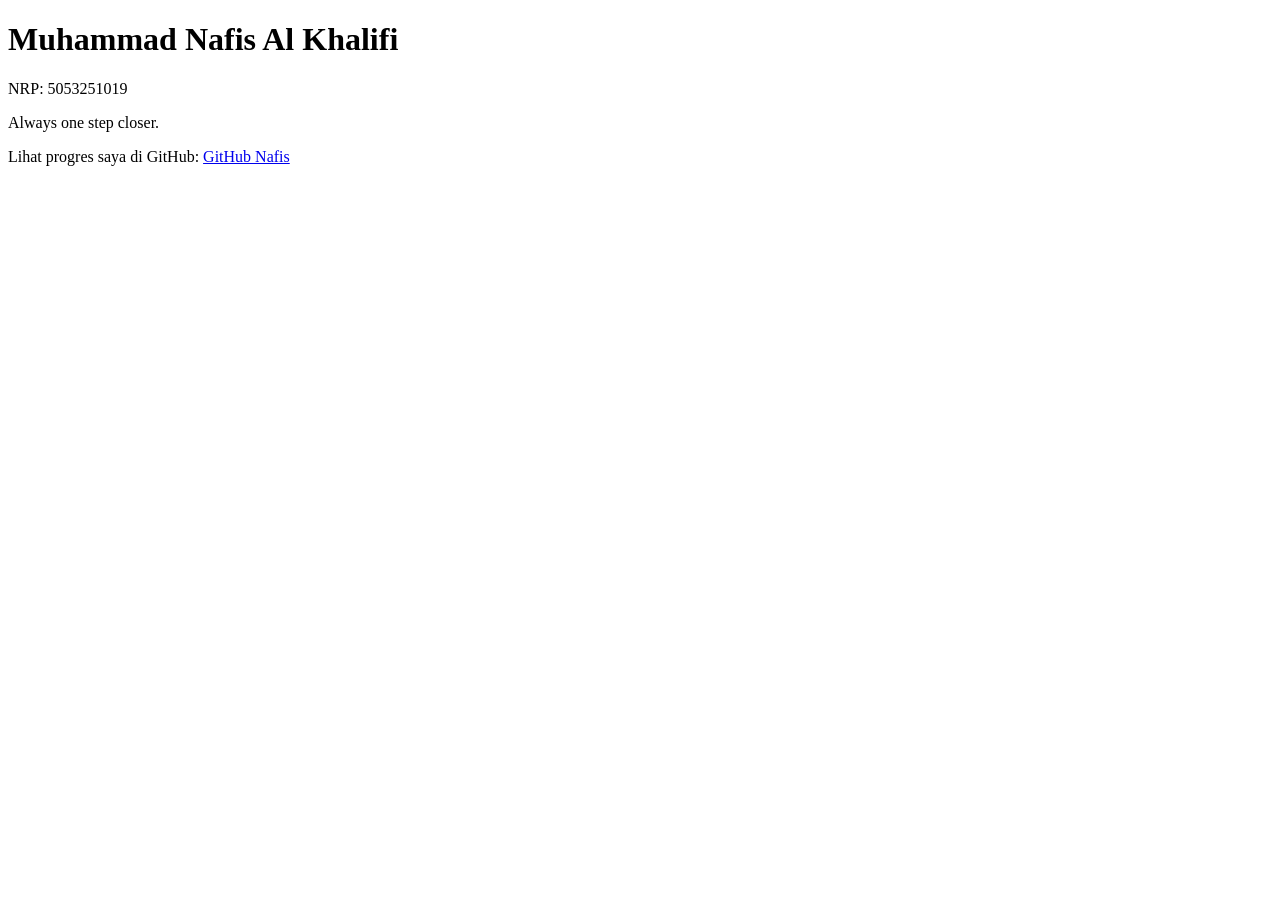
<file: m00/index.html>
<!DOCTYPE html>
<html lang="id">

<head>
  <meta charset="utf-8">
  <meta name="viewport" content="width=device-width, initial-scale=1">
  <title>Kartu Perkenalan Nafis</title>
</head>

<body>

  <h1 id="nama">Muhammad Nafis Al Khalifi</h1>
  <p id="nrp">NRP: 5053251019</p>
  <p id="bio">Always one step closer.</p>
  <p>Lihat progres saya di GitHub: <a id="github" href="https://github.com/alkhalifi-nfs">GitHub Nafis</a></p>

</body>

</html>
</file>
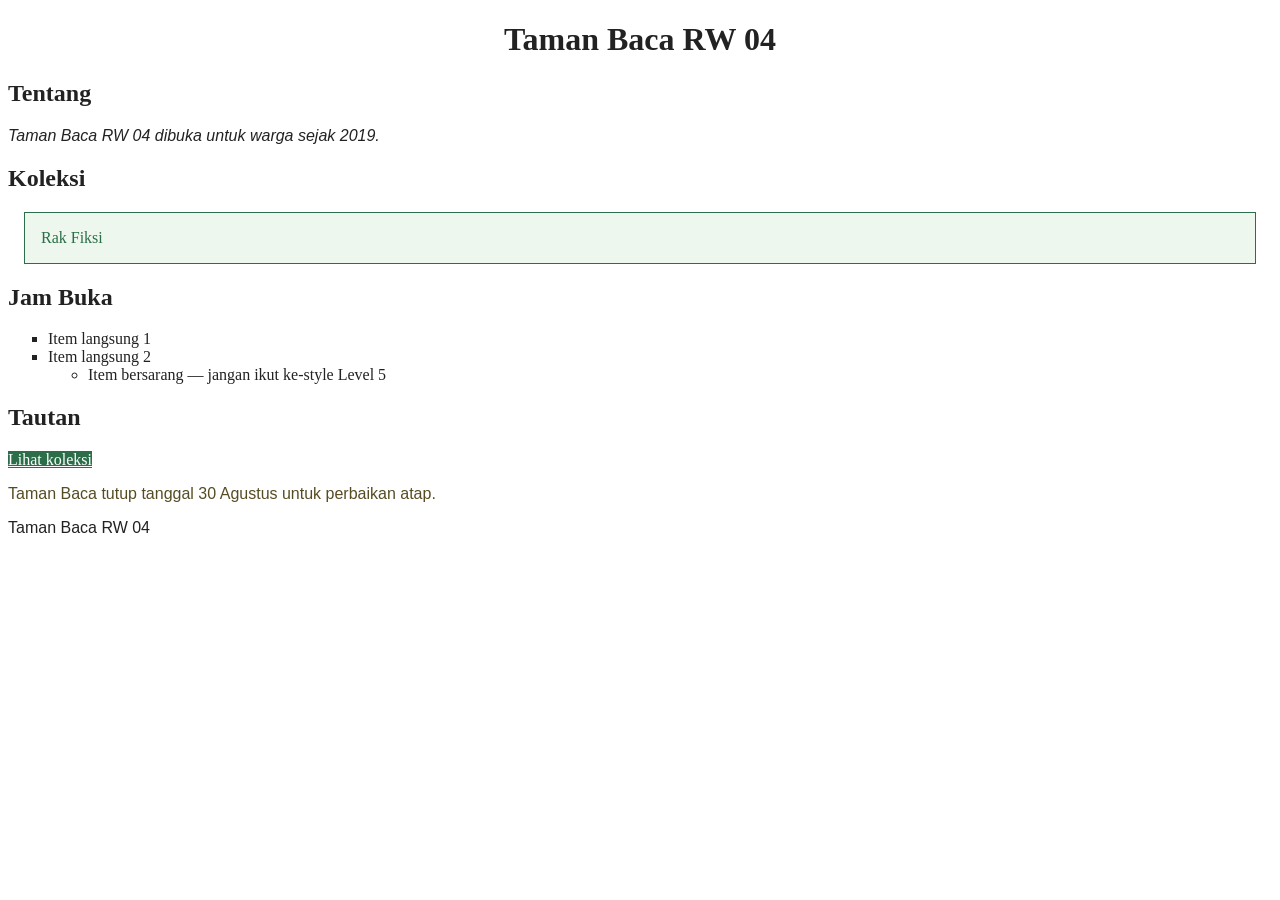
<file: m02/index.html>
<!DOCTYPE html>
<html lang="id">

<head>
  <meta charset="utf-8">
  <meta name="viewport" content="width=device-width, initial-scale=1">
  <title>Taman Baca RW 04</title>
  <!-- Level 1 — BUG: nama file yang ditunjuk salah (style.css yang benar-benar
       ada di folder ini bernama "style.css", bukan "styles.css"). -->
  <link rel="stylesheet" href="style.css">
</head>

<body>

  <header>
    <h1 id="judul-utama">Taman Baca RW 04</h1>
  </header>

  <main>
    <section>
      <h2>Tentang</h2>
      <p class="deskripsi">Taman Baca RW 04 dibuka untuk warga sejak 2019.</p>
    </section>

    <section>
      <h2>Koleksi</h2>
      <div class="kotak">Rak Fiksi</div>
    </section>

    <section>
      <h2>Jam Buka</h2>
      <ul class="daftar">
        <li>Item langsung 1</li>
        <li>Item langsung 2
          <ul>
            <li class="jebakan">Item bersarang — jangan ikut ke-style Level 5</li>
          </ul>
        </li>
      </ul>
    </section>

    <section>
      <h2>Tautan</h2>
      <a class="tombol" href="#koleksi">Lihat koleksi</a>
    </section>

    <section>
      <p class="pengumuman" id="pengumuman-utama">Taman Baca tutup tanggal 30 Agustus untuk perbaikan atap.</p>
    </section>
  </main>

  <footer>
    <p>Taman Baca RW 04</p>
  </footer>

</body>

</html>
</file>
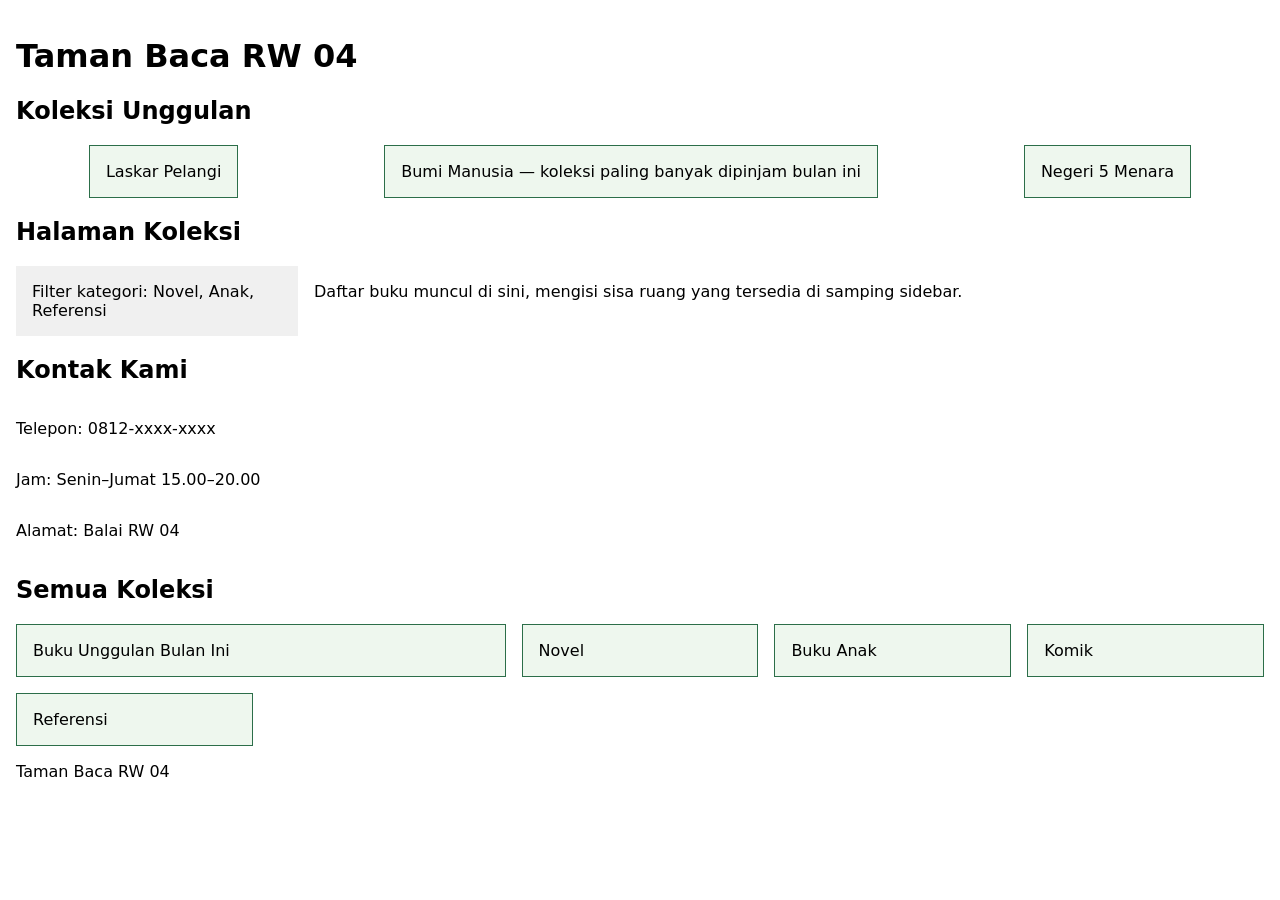
<file: m03/index.html>
<!DOCTYPE html>
<html lang="id">

<head>
  <meta charset="utf-8">
  <meta name="viewport" content="width=device-width, initial-scale=1">
  <title>Taman Baca RW 04</title>
  <link rel="stylesheet" href="style.css">
</head>

<body>

  <header>
    <h1>Taman Baca RW 04</h1>
  </header>

  <main>
    <section id="koleksi-unggulan">
      <h2>Koleksi Unggulan</h2>
      <div class="kartu-flex">
        <article class="kartu">Laskar Pelangi</article>
        <article class="kartu">Bumi Manusia — koleksi paling banyak dipinjam bulan ini</article>
        <article class="kartu">Negeri 5 Menara</article>
      </div>
    </section>

    <section id="tata-letak">
      <h2>Halaman Koleksi</h2>
      <div class="tata-letak">
        <aside class="sidebar">Filter kategori: Novel, Anak, Referensi</aside>
        <div class="konten">Daftar buku muncul di sini, mengisi sisa ruang yang tersedia di samping sidebar.</div>
      </div>
    </section>

    <section id="kontak">
      <h2>Kontak Kami</h2>
      <div class="info-kontak">
        <p>Alamat: Balai RW 04</p>
        <p>Jam: Senin–Jumat 15.00–20.00</p>
        <p>Telepon: 0812-xxxx-xxxx</p>
      </div>
    </section>

    <section id="grid-koleksi">
      <h2>Semua Koleksi</h2>
      <div class="kisi">
        <article class="kartu-grid unggulan">Buku Unggulan Bulan Ini</article>
        <article class="kartu-grid">Novel</article>
        <article class="kartu-grid">Buku Anak</article>
        <article class="kartu-grid">Komik</article>
        <article class="kartu-grid">Referensi</article>
      </div>
    </section>
  </main>

  <footer>
    <p>Taman Baca RW 04</p>
  </footer>

</body>

</html>
</file>
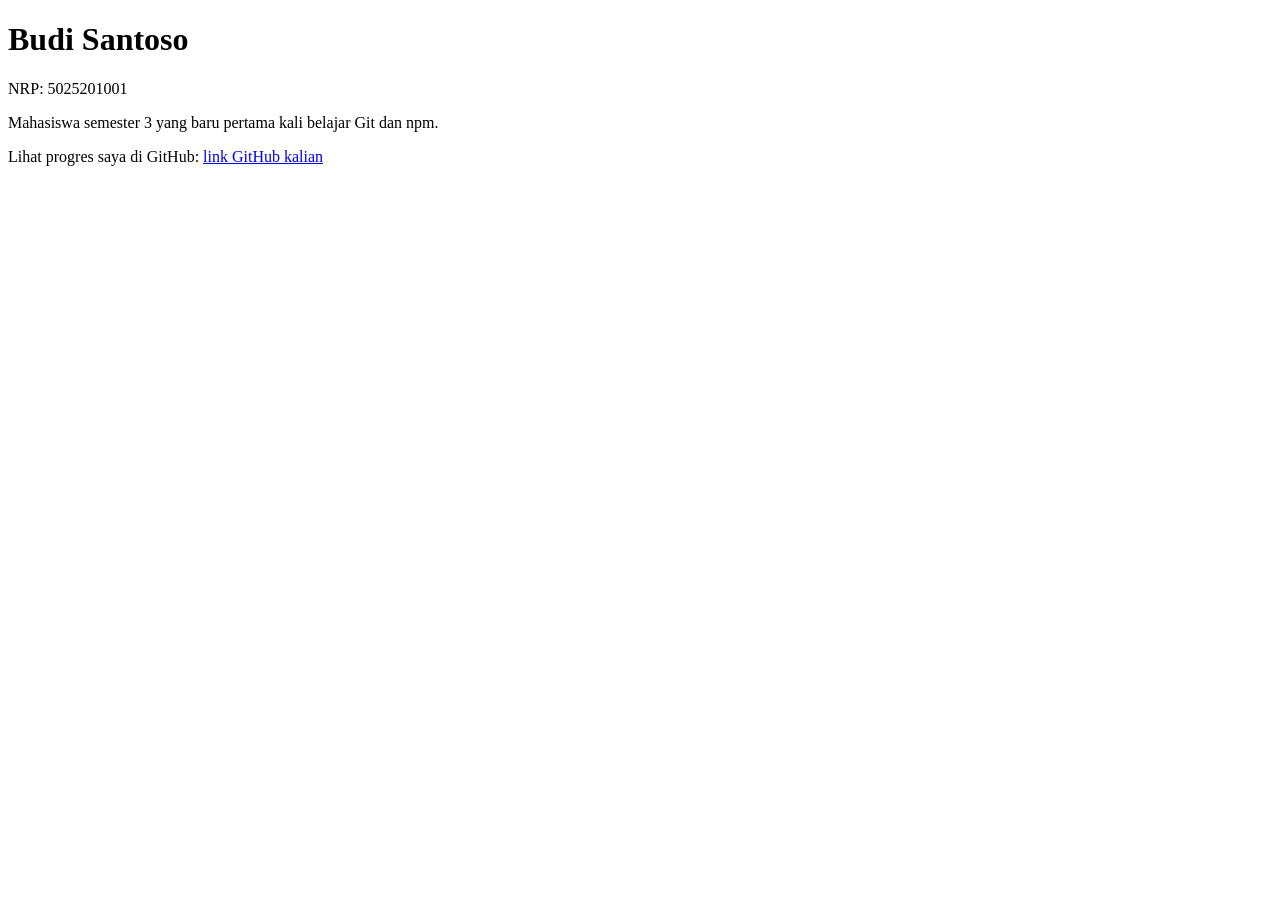
<file: m00/_solusi/index.html>
<!DOCTYPE html>
<html lang="id">
<head>
  <meta charset="utf-8">
  <meta name="viewport" content="width=device-width, initial-scale=1">
  <title>Kartu Perkenalan — Budi Santoso</title>
</head>
<body>

  <h1 id="nama">Budi Santoso</h1>
  <p id="nrp">NRP: 5025201001</p>
  <p id="bio">Mahasiswa semester 3 yang baru pertama kali belajar Git dan npm.</p>
  <p>Lihat progres saya di GitHub: <a id="github" href="https://github.com/budisantoso">link GitHub kalian</a></p>

</body>
</html>
</file>
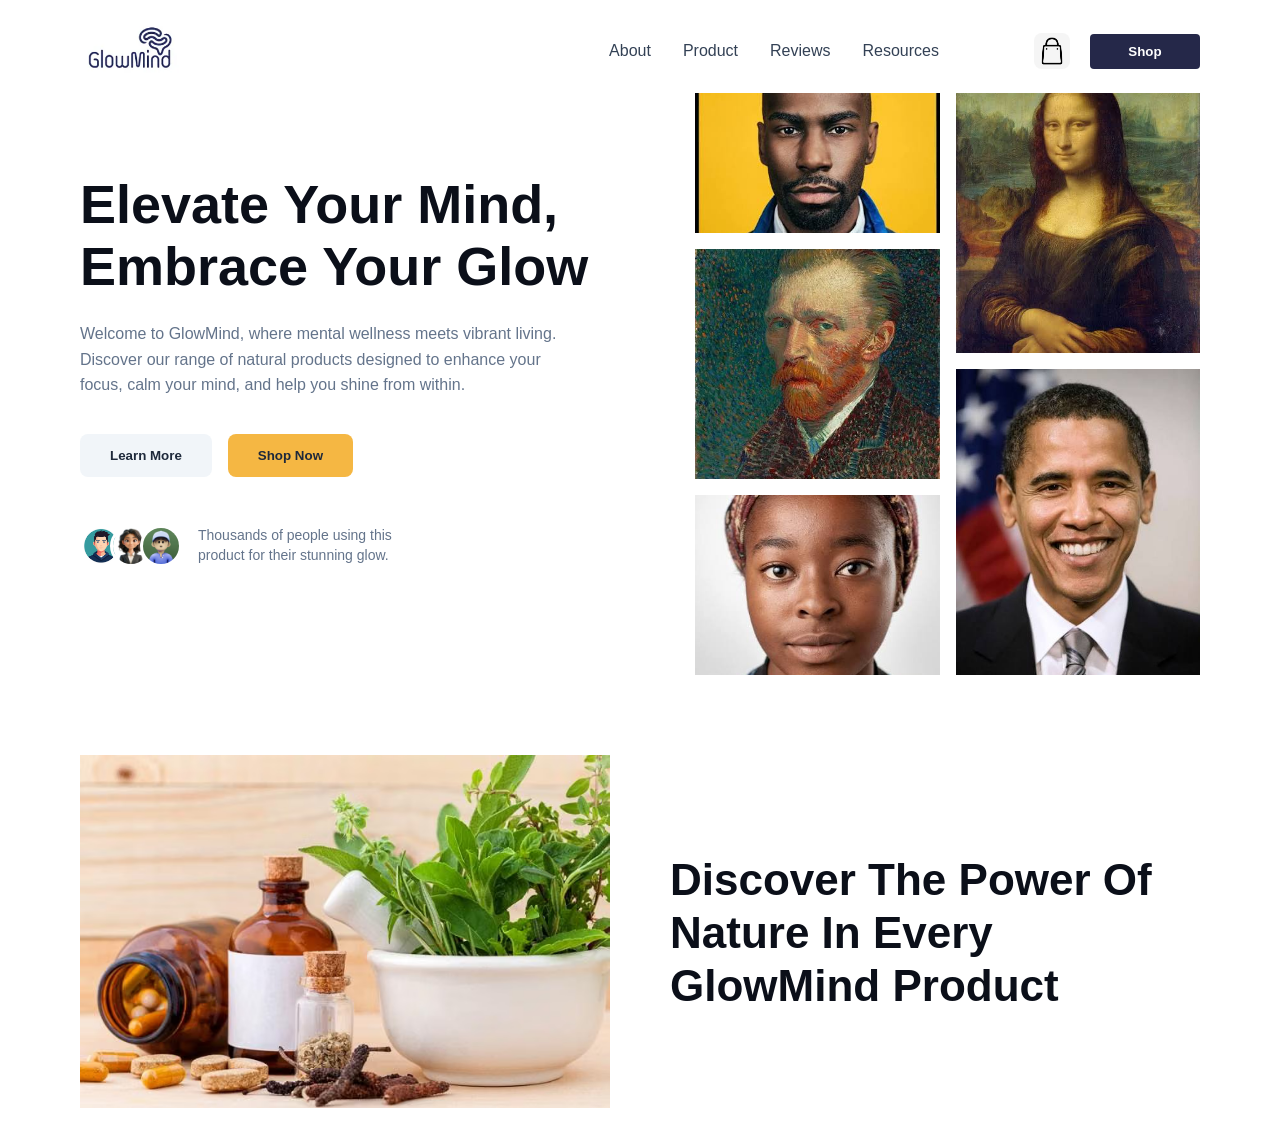
<file: KUIS-1/website.html>
<!DOCTYPE html>
<html lang="id">

<head>
    <meta charset="UTF-8">
    <meta name="viewport" content="width=device-width, initial-scale=1.0">
    <title>KUIS-1</title>
    <link rel="stylesheet" href="style.css">
</head>

<body>
    <header class="navbar">
        <a href="website.html">
            <img src="images/Glowmind.png" height="50px" alt="GlowMind Logo">
        </a>

        <nav class="menu">
            <a href="#about">About</a>
            <a href="#product">Product</a>
            <a href="#reviews">Reviews</a>
            <a href="#resources">Resources</a>
        </nav>

        <div class="nav-actions">
            <a href="#cart" class="cart-btn">
                <img src="images/cart.png" alt="Keranjang Belanja">
            </a>
            <button type="button" class="shop-btn">Shop</button>
        </div>
    </header>

    <main>
        <section class="hero" id="home">
            <div class="hero-left">
                <h1>Elevate Your Mind,<br>Embrace Your Glow</h1>

                <p class="hero-desc">
                    Welcome to GlowMind, where mental wellness meets vibrant living.
                    Discover our range of natural products designed to enhance your focus,
                    calm your mind, and help you shine from within.
                </p>

                <div class="hero-btn">
                    <button type="button" class="learn-btn">Learn More</button>
                    <button type="button" class="shopnow-btn">Shop Now</button>
                </div>

                <div class="social-proof">
                    <div class="hero-avatar">
                        <img src="images/avatar1.png" alt="User 1">
                        <img src="images/avatar2.png" alt="User 2">
                        <img src="images/avatar3.png" alt="User 3">
                    </div>

                    <p class="proof-desc">
                        Thousands of people using this product for their stunning glow.
                    </p>
                </div>
            </div>

            <div class="hero-right">
                <div class="gallery-col">
                    <img src="images/gallery1.png" alt="Foto Orang 1">
                    <img src="images/gallery2.png" alt="Foto Orang 2">
                    <img src="images/gallery3.png" alt="Foto Orang 3">
                </div>

                <div class="gallery-col">
                    <img src="images/gallery4.png" alt="Foto Orang 4">
                    <img src="images/gallery5.png" alt="Foto Orang 5">
                </div>
            </div>
        </section>

        <section class="product-preview" id="product">
            <div class="product-image">
                <img src="images/product-img.png" alt="Botol Suplemen GlowMind">
            </div>

            <div class="product-info">
                <h2>
                    Discover The Power Of Nature In Every GlowMind Product
                </h2>
            </div>
        </section>
    </main>
</body>

</html>
</file>
<file: m02/style.css>
/* PERTEMUAN 2 — CSS: Selector, Box Model, Spesifisitas
   Baca SOAL.md untuk urutan levelnya. */

/* Level 2 — TODO: tambahkan minimal satu selector ELEMEN (mis. p { ... }),
   satu selector CLASS (mis. .deskripsi { ... }), dan satu selector ID
   (mis. #judul-utama { ... }). Boleh style apa saja. */

p {
   font-family: Arial, sans-serif;
}

.deskripsi {
   font-style: italic;
}

#judul-utama {
   text-align: center;
}

/* Level 3 — TODO: lengkapi aturan .kotak di bawah supaya punya padding,
   border, DAN margin sekaligus (nilainya bebas, asal bukan nol). */
.kotak {
   background-color: #eef7ee;
   color: #2c6e49;
   padding: 1rem;
   border: 1px solid #2c6e49;
   margin: 1rem;
}

/* Level 4 — TODO: tambahkan box-sizing: border-box. Biasanya ditulis untuk
   selector universal (*), supaya berlaku ke semua elemen sekaligus. */

* {
   box-sizing: border-box;
}

/* Level 5 — TODO: tulis aturan untuk `.daftar > li` (anak LANGSUNG saja),
   misalnya list-style: square. Item yang bersarang dua level di dalamnya
   (class .jebakan) TIDAK BOLEH ikut ke-style oleh aturan ini — itu bedanya
   dengan `.daftar li` (turunan, level berapa pun). */

.daftar>li {
   list-style: square;
}

/* Level 6 — TODO: tambahkan aturan :hover DAN :focus-visible untuk
   .tombol, misalnya mengubah background-color supaya terlihat interaktif. */

.tombol:hover,
.tombol:focus-visible {
   background-color: #c0c0c0;
}

/* Level 7 — JANGAN UBAH aturan di bawah ini (p.pengumuman). Tugas kalian:
   kalahkan warnanya TANPA !important dan TANPA mengubah/menghapus baris
   di bawah — tambahkan aturan BARU dengan selector yang lebih spesifik
   (misalnya lewat id #pengumuman-utama) di tempat lain pada file ini. */
p.pengumuman {
   color: #999999;
}

#pengumuman-utama {
   color: #564c23;
}

/* Level 8 — TODO: font-size di bawah ini pakai px — ganti SEMUA font-size
   di seluruh file ini (termasuk yang kalian tambahkan sendiri di level
   lain) supaya pakai satuan rem, bukan px. */
h1 {
   font-size: 2rem;
}

h2 {
   font-size: 1.5rem;
}

h3 {
   font-size: 1.25rem;
}

p {
   font-size: 1rem;
}


/* Level 9 — TODO: buat blok :root berisi minimal satu variabel CSS
   (custom property, contoh: --warna-aksen: #2c6e49;), lalu PAKAI variabel
   itu lewat var(--warna-aksen) di aturan lain pada file ini — bukan cuma
   dideklarasikan tanpa pernah dipakai. */

:root {
   --warna-latar: #ffffff;
   --warna-teks: #222222;
   --warna-aksen: #2c6e49;
}


body {
   background-color: var(--warna-latar);
   color: var(--warna-teks);
}

.tombol {
   background-color: var(--warna-aksen);
   color: white;
}


/* Level 10 — TODO: tambahkan @media (prefers-color-scheme: dark) yang
   mengubah TEPAT TIGA variabel dari :root (Level 9) untuk membalik skema
   warna jadi gelap. Jangan menulis ulang seluruh selector lain — cukup
   ubah nilai variabelnya di dalam blok @media ini. */

@media (prefers-color-scheme: dark) {
   :root {
      --warna-latar: #181a1b;
      --warna-teks: #e8e6e3;
      --warna-aksen: #4ca974;
   }
}
</file>
<file: m03/style.css>
/* PERTEMUAN 3 — Layout: Flexbox dan Grid
   Baca SOAL.md untuk urutan levelnya. */

body {
  font-family: system-ui, sans-serif;
  margin: 0;
  padding: 1rem;
}

/* Level 1 */
.kartu-flex {
  display: flex;
  justify-content: space-around;
  align-items: flex-start;
}

.kartu {
  background-color: #eef7ee;
  padding: 1rem;
  border: 1px solid #2c6e49;
}

/* Level 2 */

/* Level 3  */

/* Level 4 */
.tata-letak {
  display: flex;
}

.sidebar {
  background-color: #f0f0f0;
  padding: 1rem;
  flex-basis: 250px;
}

.konten {
  background-color: #ffffff;
  padding: 1rem;
  flex: 1;
}

/* Level 5 */
.info-kontak {
  display: flex;
  flex-direction: column-reverse;
  justify-content: space-between;
}

/* Level 6 */
.kisi {
  display: grid;
  grid-template-columns: repeat(auto-fit, minmax(200px, 1fr));
  gap: 1rem;
}

.kartu-grid {
  background-color: #eef7ee;
  border: 1px solid #2c6e49;
  padding: 1rem;
}

/* Level 7 */

/* Level 8 */
.unggulan {
  grid-column: span 2;
}

/* Level 9

Level 10 */
</file>
<file: KUIS-1/style.css>
* {
  box-sizing: border-box;
  padding: 0;
  margin: 0;
}

body {
  font-family: 'Poppins', sans-serif;
  color: #000000;
  background-color: #ffffff;
}

.navbar {
  display: flex;
  justify-content: space-between;
  align-items: center;
  padding: 24px 80px 5px;
}

.menu {
  display: flex;
  gap: 2rem;
  margin-left: auto;
  margin-right: 95px;
}

.menu a {
  text-decoration: none;
  color: #334155;
  font-weight: 500;
  font-size: 1rem;
}

.menu a:hover {
  color: #000;
}

.nav-actions {
  display: flex;
  align-items: center;
  gap: 20px;
}

.cart-btn img {
  height: 36px;
  width: 36px;
  object-fit: contain;
  vertical-align: middle;
  border-radius: 8px;
}

.cart-btn:hover,
.cart-btn:focus-visible {
  border: 1px solid #334155;
  border-radius: 8px;
}

.shop-btn {
  background-color: #252849;
  color: #ffffff;
  border: none;
  padding: 10px 24px;
  border-radius: 4px;
  font-weight: 600;
  cursor: pointer;
  width: 110px;
}

.shop-btn:hover,
.shop-btn:focus-visible {
  background-color: #334155;
}

.hero {
  display: flex;
  justify-content: space-between;
  align-items: flex-start;
  padding: 10px 80px 60px;
  gap: 60px;
}

.hero-left {
  flex: 1.1;
  padding-top: 80px;
}

.hero-left h1 {
  font-size: 54px;
  font-weight: 800;
  line-height: 1.15;
  color: #0b0f19;
  margin-bottom: 24px;
}

.hero-desc {
  color: #64748b;
  font-size: 16px;
  line-height: 1.6;
  max-width: 480px;
  margin-bottom: 36px;
}

.hero-btn {
  display: flex;
  gap: 16px;
  margin-bottom: 48px;
}

.learn-btn {
  background-color: #f1f5f9;
  color: #1e293b;
  border: none;
  padding: 14px 30px;
  border-radius: 8px;
  font-weight: 600;
  cursor: pointer;
}

.learn-btn:hover,
.learn-btn:focus-visible {
  background-color: #1e293b;
  color: #f1f5f9;
}

.shopnow-btn {
  background-color: #f5b743;
  color: #1e293b;
  border: none;
  padding: 14px 30px;
  border-radius: 8px;
  font-weight: 600;
  cursor: pointer;
}

.shopnow-btn:hover,
.shopnow-btn:focus-visible {
  background-color: #1e293b;
  color: #f5b743;
}

.social-proof {
  display: flex;
  align-items: center;
  gap: 16px;
}

.hero-avatar {
  display: flex;
}

.hero-avatar img {
  width: 42px;
  height: 42px;
  border-radius: 50%;
  border: 3px solid #ffffff;
  object-fit: cover;
  margin-left: -12px;
}

.hero-avatar img:first-child {
  margin-left: 0;
}

.proof-desc {
  font-size: 14px;
  color: #64748b;
  max-width: 240px;
  line-height: 1.4;
}

.hero-right {
  flex: 1;
  display: flex;
  gap: 16px;
}

.gallery-col {
  flex: 1;
  display: flex;
  flex-direction: column;
  gap: 16px;
}

.gallery-col img {
  width: 100%;
  object-fit: cover;
  display: block;
}

.gallery-col:first-child img:nth-child(1) {
  height: 140px;
}

.gallery-col:first-child img:nth-child(2) {
  height: 230px;
}

.gallery-col:first-child img:nth-child(3) {
  height: 180px;
}

.gallery-col:last-child img:nth-child(1) {
  height: 260px;
}

.gallery-col:last-child img:nth-child(2) {
  height: 306px;
}

.product-preview {
  display: flex;
  align-items: center;
  padding: 20px 80px;
  gap: 60px;
}

.product-image {
  flex: 1;
}

.product-image img {
  width: 100%;
  object-fit: cover;
}

.product-info {
  flex: 1;
}

.product-info h2 {
  font-size: 44px;
  font-weight: 800;
  line-height: 1.2;
  color: #0b0f19;
}
</file>
